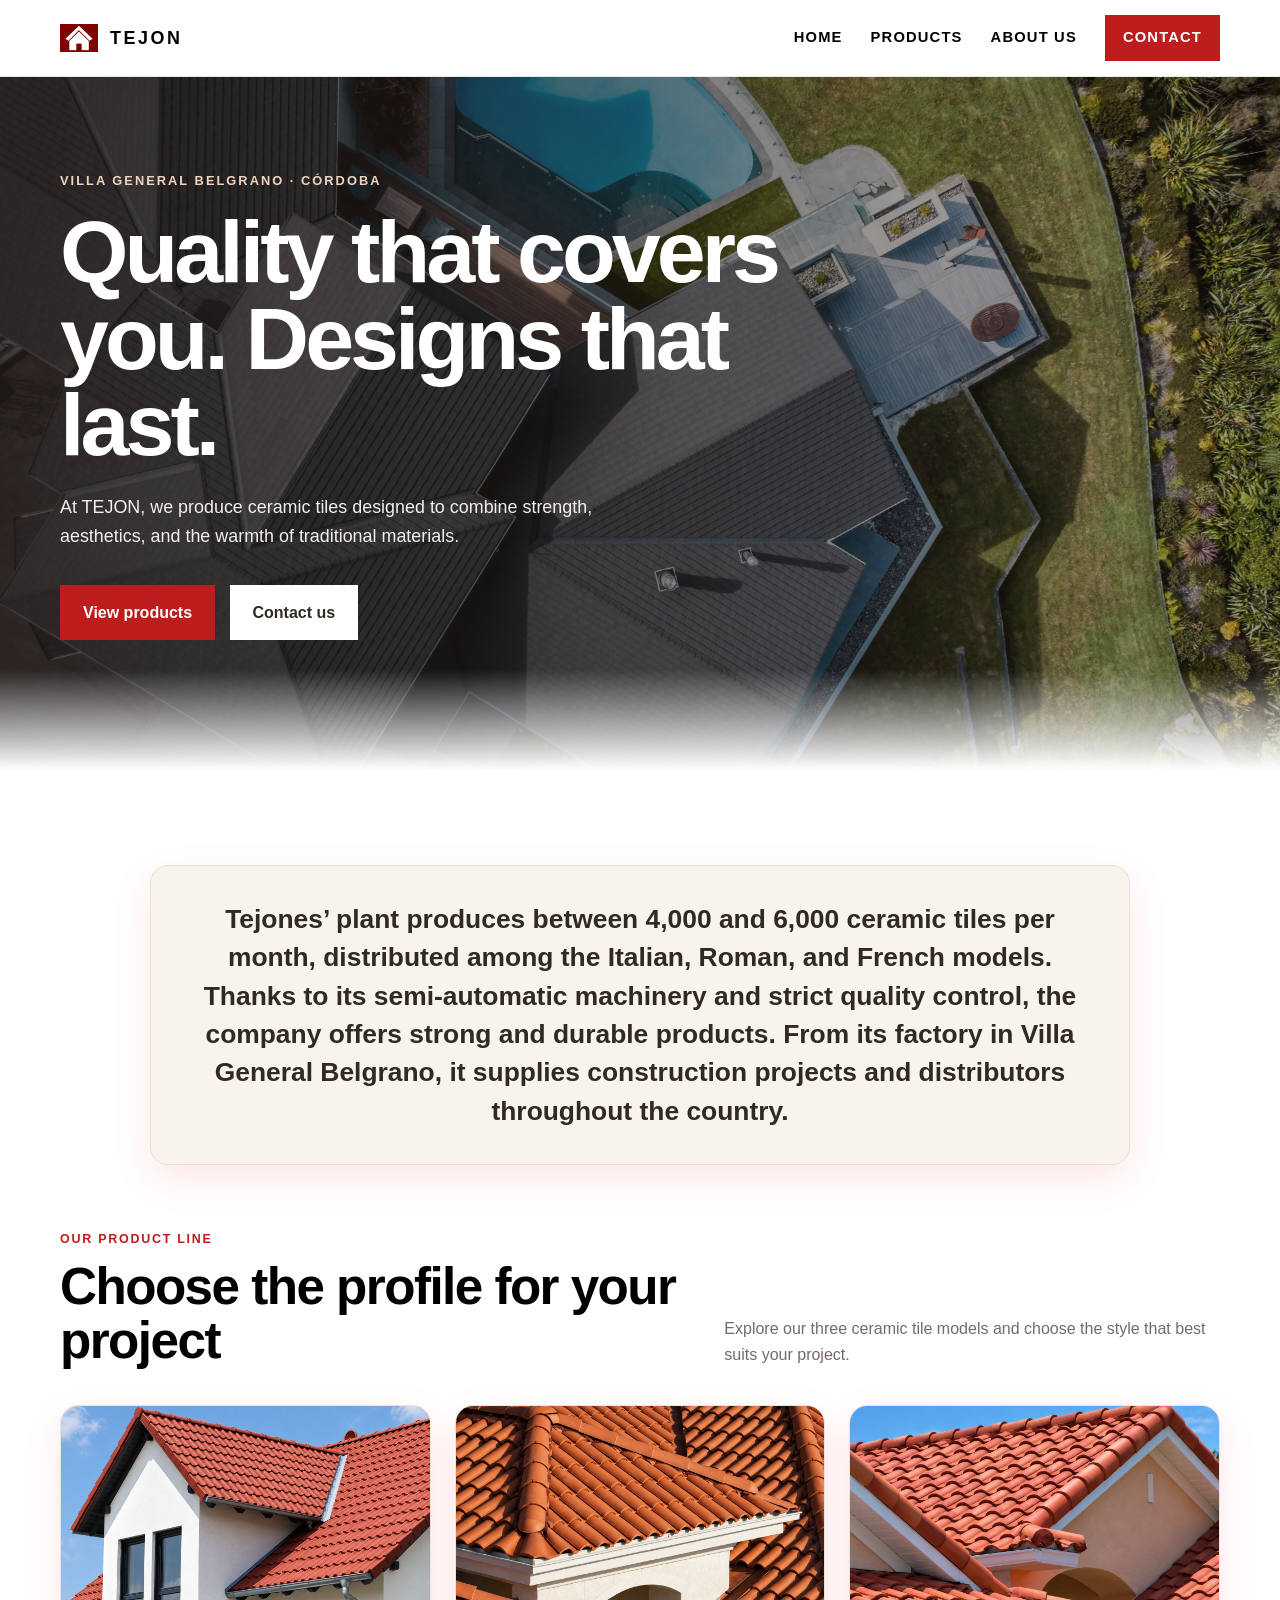
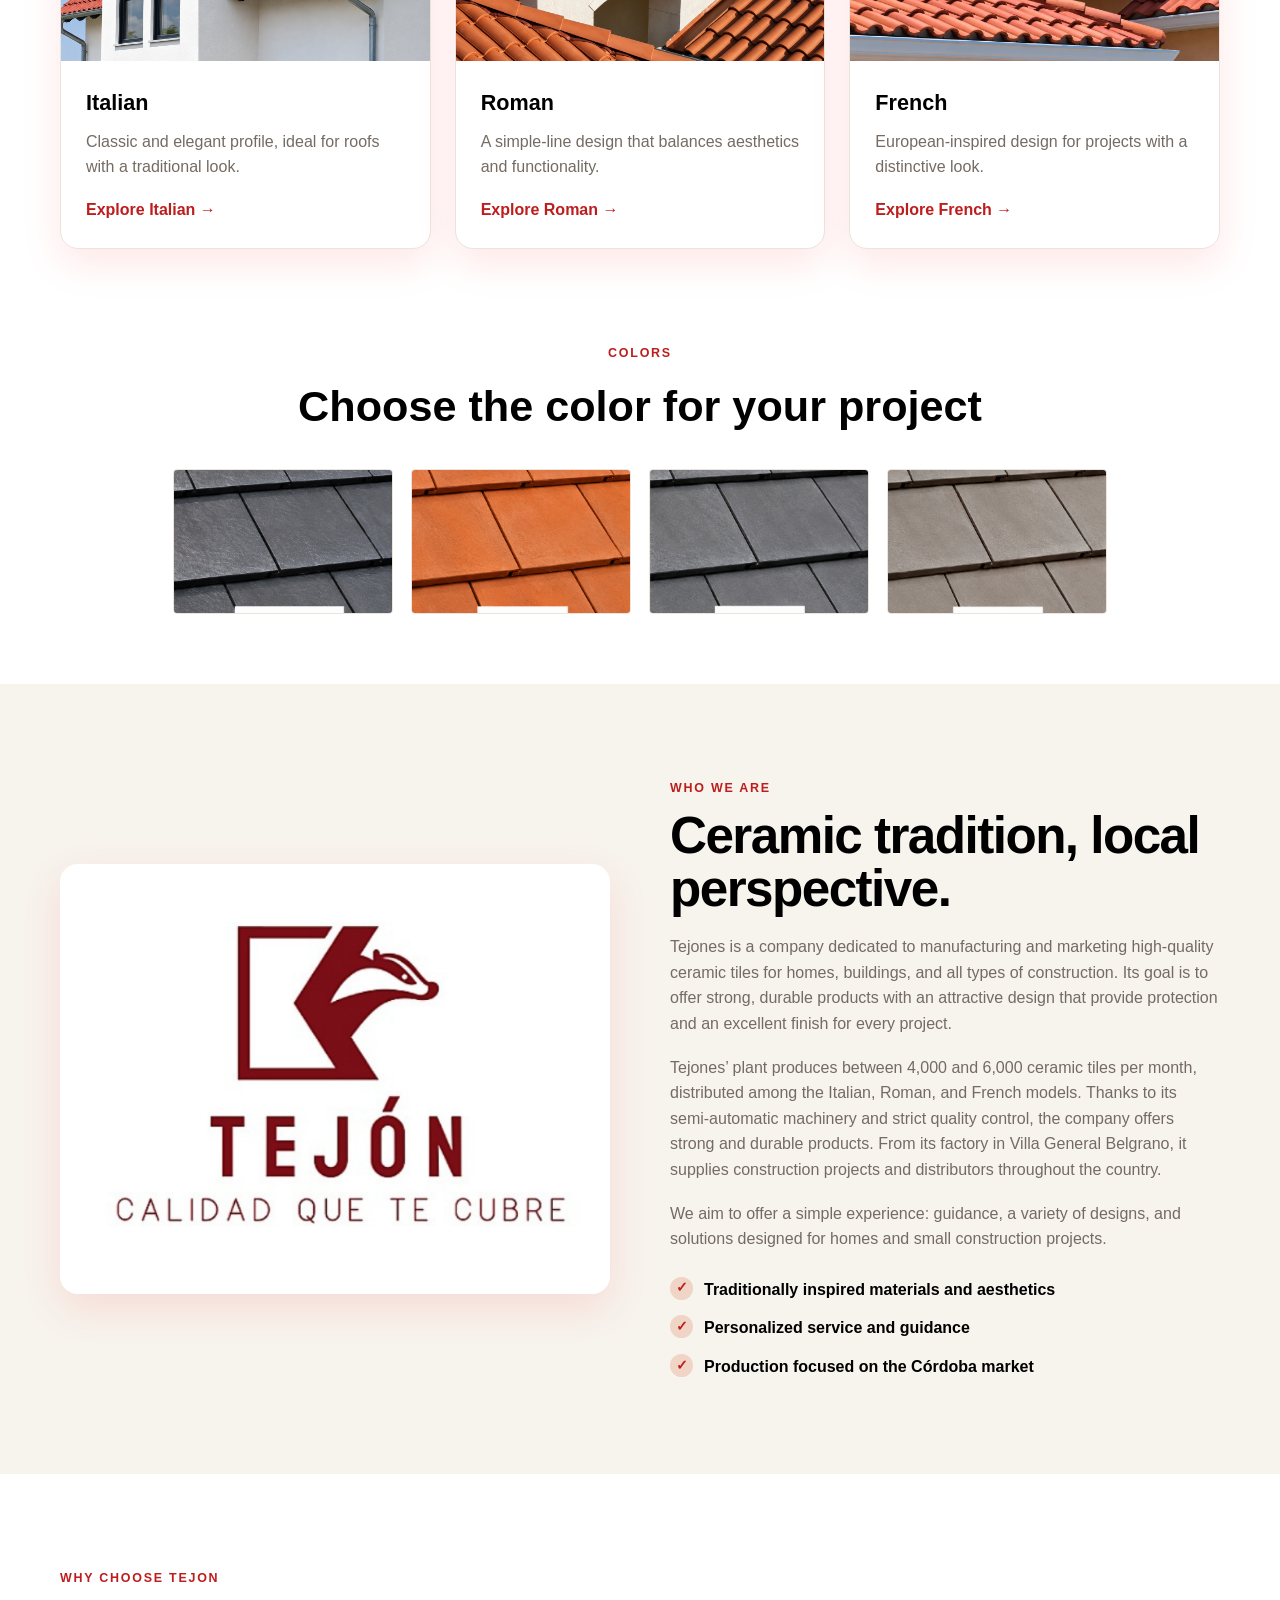
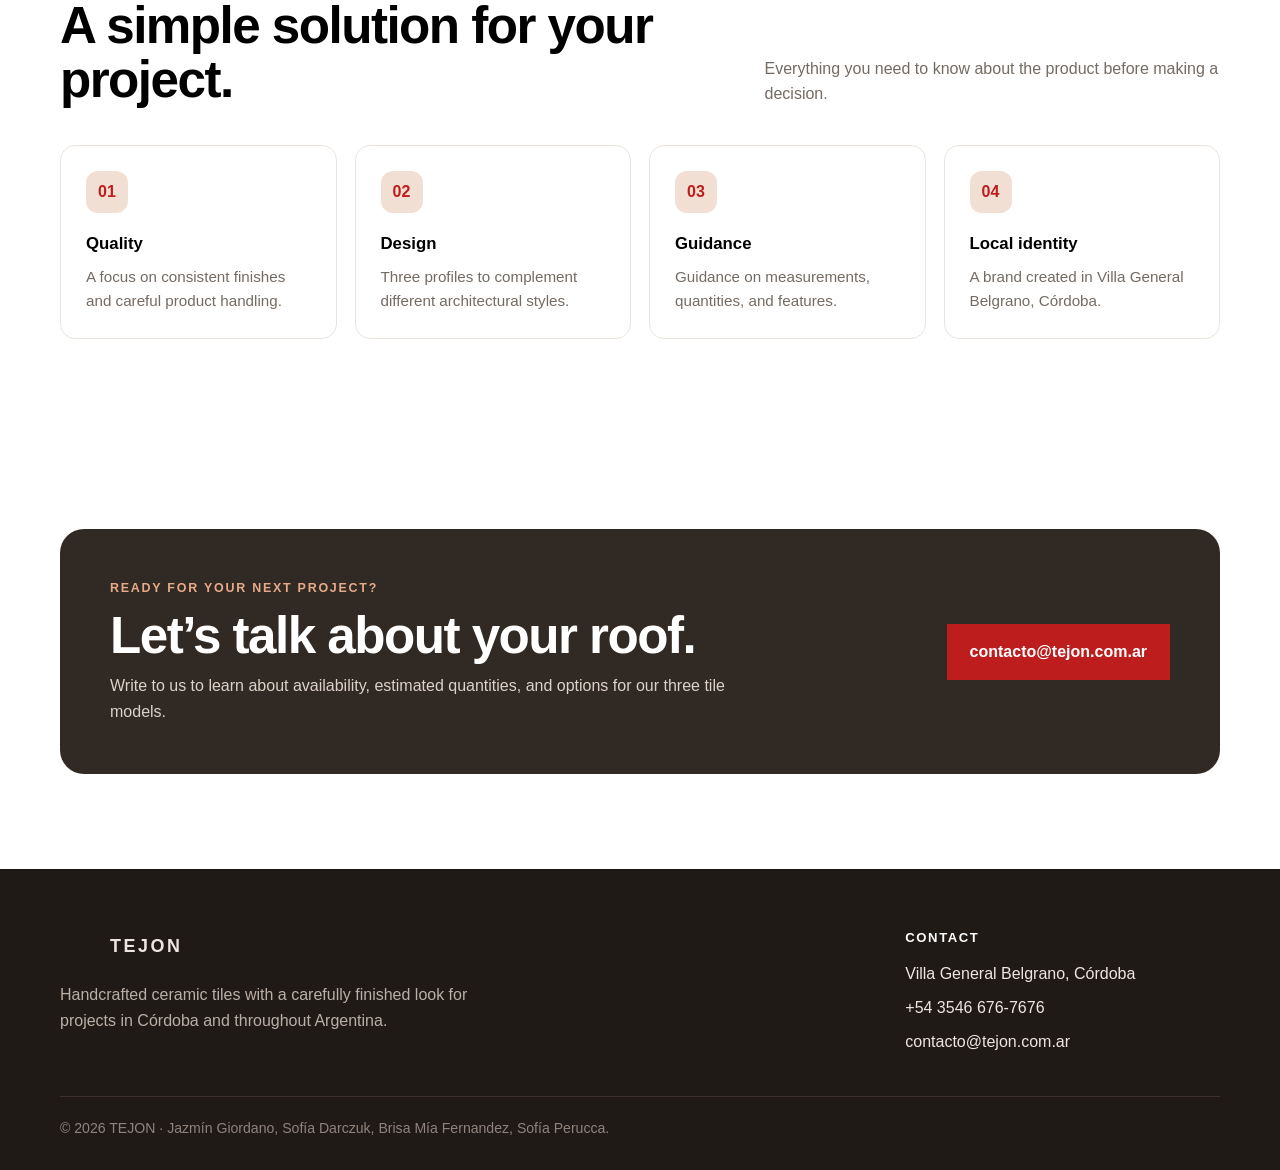
<file: index.html>
<!DOCTYPE html>
<html lang="en">
<head>
  <meta charset="UTF-8">
  <meta name="viewport" content="width=device-width, initial-scale=1.0">
  <title>TEJON | Ceramic Tiles</title>
  <meta name="description" content="TEJON, a fictional ceramic tile company located in Villa General Belgrano, Córdoba.">
  <link rel="stylesheet" href="styles.css">
</head>
<body>

<header class="site-header">
  <div class="container navbar">
    <a href="index.html" class="brand" aria-label="TEJON home">
      <img class="brand-mark" src="assets/casa.png" alt="">
      <span class="brand-name">TEJON</span>
    </a>
    <button class="menu-toggle" aria-label="Open menu" aria-expanded="false">☰</button>
    <nav class="nav-links">
      <a href="index.html">Home</a>
      <a href="index.html#productos">Products</a>
      <a href="index.html#nosotros">About Us</a>
      <a href="index.html#contacto" class="nav-cta">Contact</a>
    </nav>
  </div>
</header>


<main>
  <section class="hero">
    <div class="container hero-content">
      <span class="eyebrow">Villa General Belgrano · Córdoba</span>
      <h1>Quality that covers you. Designs that last.</h1>
      <p>At TEJON, we produce ceramic tiles designed to combine strength, aesthetics, and the warmth of traditional materials.</p>
      <a class="btn btn-primary" href="#productos">View products</a>
      <a class="btn btn-light" href="#contacto">Contact us</a>
    </div>
  </section>

  <section class="section" id="productos">
    <div class="container">
      <div class="production-highlight">
        <p>Tejones’ plant produces between 4,000 and 6,000 ceramic tiles per month, distributed among the Italian, Roman, and French models. Thanks to its semi-automatic machinery and strict quality control, the company offers strong and durable products. From its factory in Villa General Belgrano, it supplies construction projects and distributors throughout the country.</p>
      </div>
  
      <div class="section-head">
        <div>
          <div class="section-kicker">Our Product Line</div>
          <h2>Choose the profile for your project</h2>
        </div>
        <p>Explore our three ceramic tile models and choose the style that best suits your project.</p>
      </div>

      <div class="products-grid">
        <a class="product-card" href="italiana.html">
          <div class="product-image"><img src="assets/italiana.png" alt="Illustration of Italian ceramic tile"></div>
          <div class="product-body">
            <h3>Italian</h3>
            <p>Classic and elegant profile, ideal for roofs with a traditional look.</p>
            <span class="product-link">Explore Italian →</span>
          </div>
        </a>

        <a class="product-card" href="romana.html">
          <div class="product-image"><img src="assets/romana.png" alt="Illustration of Roman ceramic tile"></div>
          <div class="product-body">
            <h3>Roman</h3>
            <p>A simple-line design that balances aesthetics and functionality.</p>
            <span class="product-link">Explore Roman →</span>
          </div>
        </a>

        <a class="product-card" href="francesa.html">
          <div class="product-image"><img src="assets/frances.png" alt="Illustration of French ceramic tile"></div>
          <div class="product-body">
            <h3>French</h3>
            <p>European-inspired design for projects with a distinctive look.</p>
            <span class="product-link">Explore French →</span>
          </div>
        </a>
      </div>
    </div>
  </section>

    <div class="colors-section">
        <div class="colors-heading">
          <div class="section-kicker">COLORS</div>
          <h2>Choose the color for your project</h2>
        </div>
        <div class="colors-grid">
          <div class="color-card"><img src="assets/Pizarratx.png" alt="Tile color 1"></div>
          <div class="color-card"><img src="assets/Roja.png" alt="Tile color 2"></div>
          <div class="color-card"><img src="assets/Pizarra.png" alt="Tile color 3"></div>
          <div class="color-card"><img src="assets/Grafito.png" alt="Tile color 4"></div>
        </div>
      </div>

  <section class="section section-soft" id="nosotros">
    <div class="container split">
      <div class="split-visual" aria-hidden="true"></div>
      <div class="split-copy">
        <div class="section-kicker">Who We Are</div>
        <h2>Ceramic tradition, local perspective.</h2>
        <p>Tejones is a company dedicated to manufacturing and marketing high-quality ceramic tiles for homes, buildings, and all types of construction. Its goal is to offer strong, durable products with an attractive design that provide protection and an excellent finish for every project. </p>
         <p>Tejones’ plant produces between 4,000 and 6,000 ceramic tiles per month, distributed among the Italian, Roman, and French models. Thanks to its semi-automatic machinery and strict quality control, the company offers strong and durable products. From its factory in Villa General Belgrano, it supplies construction projects and distributors throughout the country.</p>
        <p>We aim to offer a simple experience: guidance, a variety of designs, and solutions designed for homes and small construction projects.</p>
        
        <div class="checks">
          <div class="check"><span>✓</span> Traditionally inspired materials and aesthetics</div>
          <div class="check"><span>✓</span> Personalized service and guidance</div>
          <div class="check"><span>✓</span> Production focused on the Córdoba market</div>
        </div>
      </div>
    </div>
  </section>

  <section class="section">
    <div class="container">
      <div class="section-head">
        <div>
          <div class="section-kicker">Why Choose TEJON</div>
          <h2>A simple solution for your project.</h2>
        </div>
        <p>Everything you need to know about the product before making a decision.</p>
      </div>
      <div class="features">
        <div class="feature">
          <div class="feature-icon">01</div>
          <h3>Quality</h3>
          <p>A focus on consistent finishes and careful product handling.</p>
        </div>
        <div class="feature">
          <div class="feature-icon">02</div>
          <h3>Design</h3>
          <p>Three profiles to complement different architectural styles.</p>
        </div>
        <div class="feature">
          <div class="feature-icon">03</div>
          <h3>Guidance</h3>
          <p>Guidance on measurements, quantities, and features.</p>
        </div>
        <div class="feature">
          <div class="feature-icon">04</div>
          <h3>Local identity</h3>
          <p>A brand created in Villa General Belgrano, Córdoba.</p>
        </div>
      </div>
    </div>
  </section>

  <section class="section" id="contacto">
    <div class="container">
      <div class="contact-box">
        <div>
          <div class="section-kicker" style="color:#e6aa89">Ready for your next project?</div>
          <h2>Let’s talk about your roof.</h2>
          <p>Write to us to learn about availability, estimated quantities, and options for our three tile models.</p>
        </div>
        <a class="btn btn-primary" href="mailto:contacto@tejon.com.ar">contacto@tejon.com.ar</a>
      </div>
    </div>
  </section>
</main>


<footer>
  <div class="container">
    <div class="footer-grid">
      <div>
        <div class="brand footer-brand">
          <span class="brand-mark" aria-hidden="true"></span>
          <span class="brand-name">TEJON</span>
        </div>
        <p>Handcrafted ceramic tiles with a carefully finished look for projects in Córdoba and throughout Argentina.</p>
      </div>
      <div>
      </div>
      <div>
        <div class="footer-title">Contact</div>
        <div class="footer-links">
          <span>Villa General Belgrano, Córdoba</span>
          <span>+54 3546 676-7676</span>
          <span>contacto@tejon.com.ar</span>
        </div>
      </div>
    </div>
    <div class="copyright">© 2026 TEJON · Jazmín Giordano, Sofía Darczuk, Brisa Mía Fernandez, Sofía Perucca.</div>
  </div>
</footer>

<script src="script.js"></script>
</body>
</html>
</file>
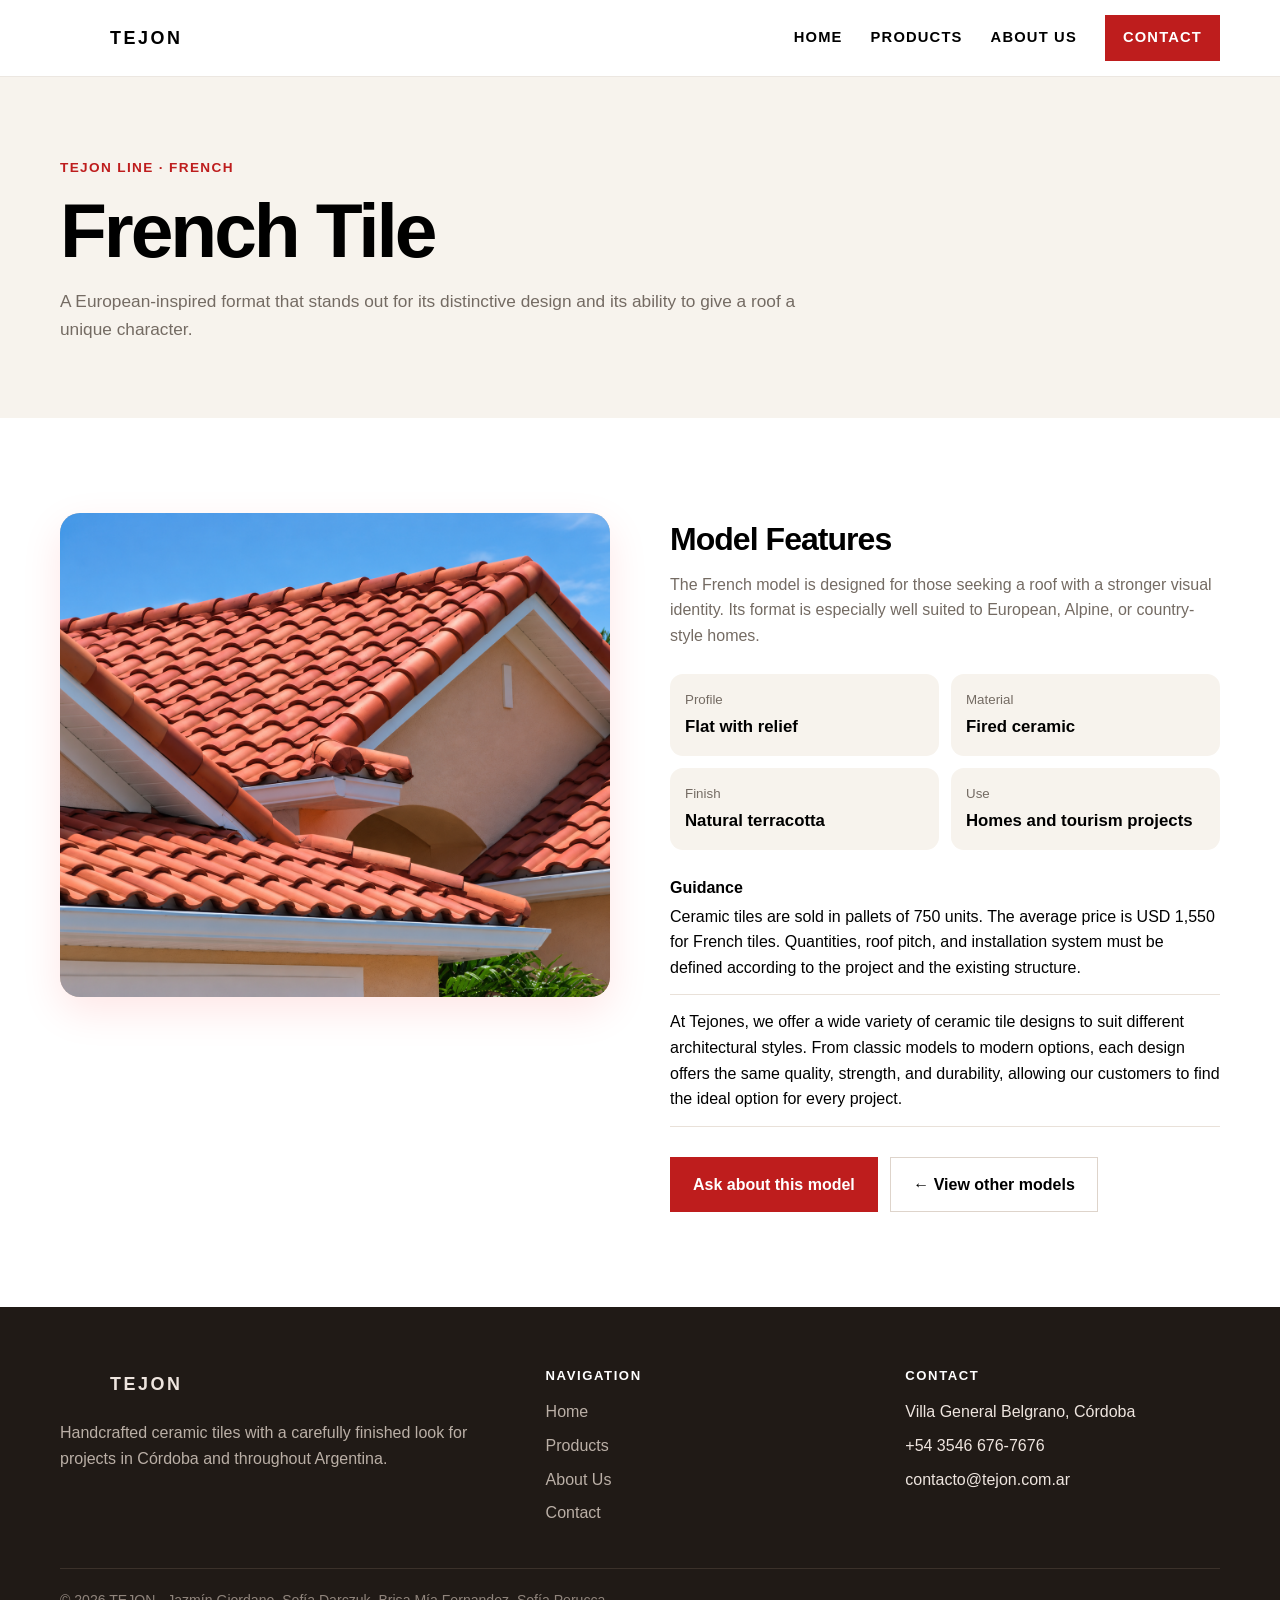
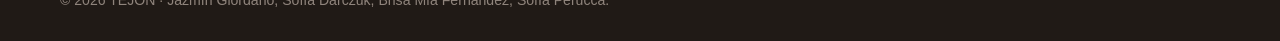
<file: francesa.html>
<!DOCTYPE html>
<html lang="en">
<head>
  <meta charset="UTF-8">
  <meta name="viewport" content="width=device-width, initial-scale=1.0">
  <title>French Tile | TEJON</title>
  <link rel="stylesheet" href="styles.css">
</head>
<body>

<header class="site-header">
  <div class="container navbar">
    <a href="index.html" class="brand" aria-label="TEJON home">
      <span class="brand-mark" aria-hidden="true"></span>
      <span class="brand-name">TEJON</span>
    </a>
    <button class="menu-toggle" aria-label="Open menu" aria-expanded="false">☰</button>
    <nav class="nav-links">
      <a href="index.html">Home</a>
      <a href="index.html#productos">Products</a>
      <a href="index.html#nosotros">About Us</a>
      <a href="index.html#contacto" class="nav-cta">Contact</a>
    </nav>
  </div>
</header>


<main>
  <section class="page-hero">
    <div class="container">
      <div class="breadcrumb">TEJON Line · French</div>
      <h1>French Tile</h1>
      <p>A European-inspired format that stands out for its distinctive design and its ability to give a roof a unique character.</p>
    </div>
  </section>

  <section class="section">
    <div class="container detail-grid">
      <div class="detail-image">
        <img src="assets/frances.png" alt="Illustration of French Tile">
      </div>
      <div class="detail-copy">
        <h2>Model Features</h2>
        <p>The French model is designed for those seeking a roof with a stronger visual identity. Its format is especially well suited to European, Alpine, or country-style homes.</p>

        <div class="specs">
          <div class="spec"><small>Profile</small><strong>Flat with relief</strong></div><div class="spec"><small>Material</small><strong>Fired ceramic</strong></div><div class="spec"><small>Finish</small><strong>Natural terracotta</strong></div><div class="spec"><small>Use</small><strong>Homes and tourism projects</strong></div>
        </div>
       <div class="info-list">
        
          <div>
            <b>Guidance</b>
            <span>Ceramic tiles are sold in pallets of 750 units. The average price is USD 1,550 for French tiles. Quantities, roof pitch, and installation system must be defined according to the project and the existing structure.</span>
          </div>
  <div>
            <span>At Tejones, we offer a wide variety of ceramic tile designs to suit different architectural styles. From classic models to modern options, each design offers the same quality, strength, and durability, allowing our customers to find the ideal option for every project.</span>
          </div>
        </div>

        <div style="margin-top:30px">
          <a class="btn btn-primary" href="index.html#contacto">Ask about this model</a>
          <a class="btn" style="border:1px solid #ded4cb;margin-left:8px" href="index.html#productos">← View other models</a>
        </div>
      </div>
    </div>
  </section>


<footer>
  <div class="container">
    <div class="footer-grid">
      <div>
        <div class="brand footer-brand">
          <span class="brand-mark" aria-hidden="true"></span>
          <span class="brand-name">TEJON</span>
        </div>
        <p>Handcrafted ceramic tiles with a carefully finished look for projects in Córdoba and throughout Argentina.</p>
      </div>
      <div>
        <div class="footer-title">Navigation</div>
        <div class="footer-links">
          <a href="index.html">Home</a>
          <a href="index.html#productos">Products</a>
          <a href="index.html#nosotros">About Us</a>
          <a href="index.html#contacto">Contact</a>
        </div>
      </div>
      <div>
        <div class="footer-title">Contact</div>
        <div class="footer-links">
          <span>Villa General Belgrano, Córdoba</span>
          <span>+54 3546 676-7676</span>
          <span>contacto@tejon.com.ar</span>
        </div>
      </div>
    </div>
    <div class="copyright">© 2026 TEJON · Jazmín Giordano, Sofía Darczuk, Brisa Mía Fernandez, Sofía Perucca.</div>
  </div>
</footer>

<script src="script.js"></script>
</body>
</html>
</file>
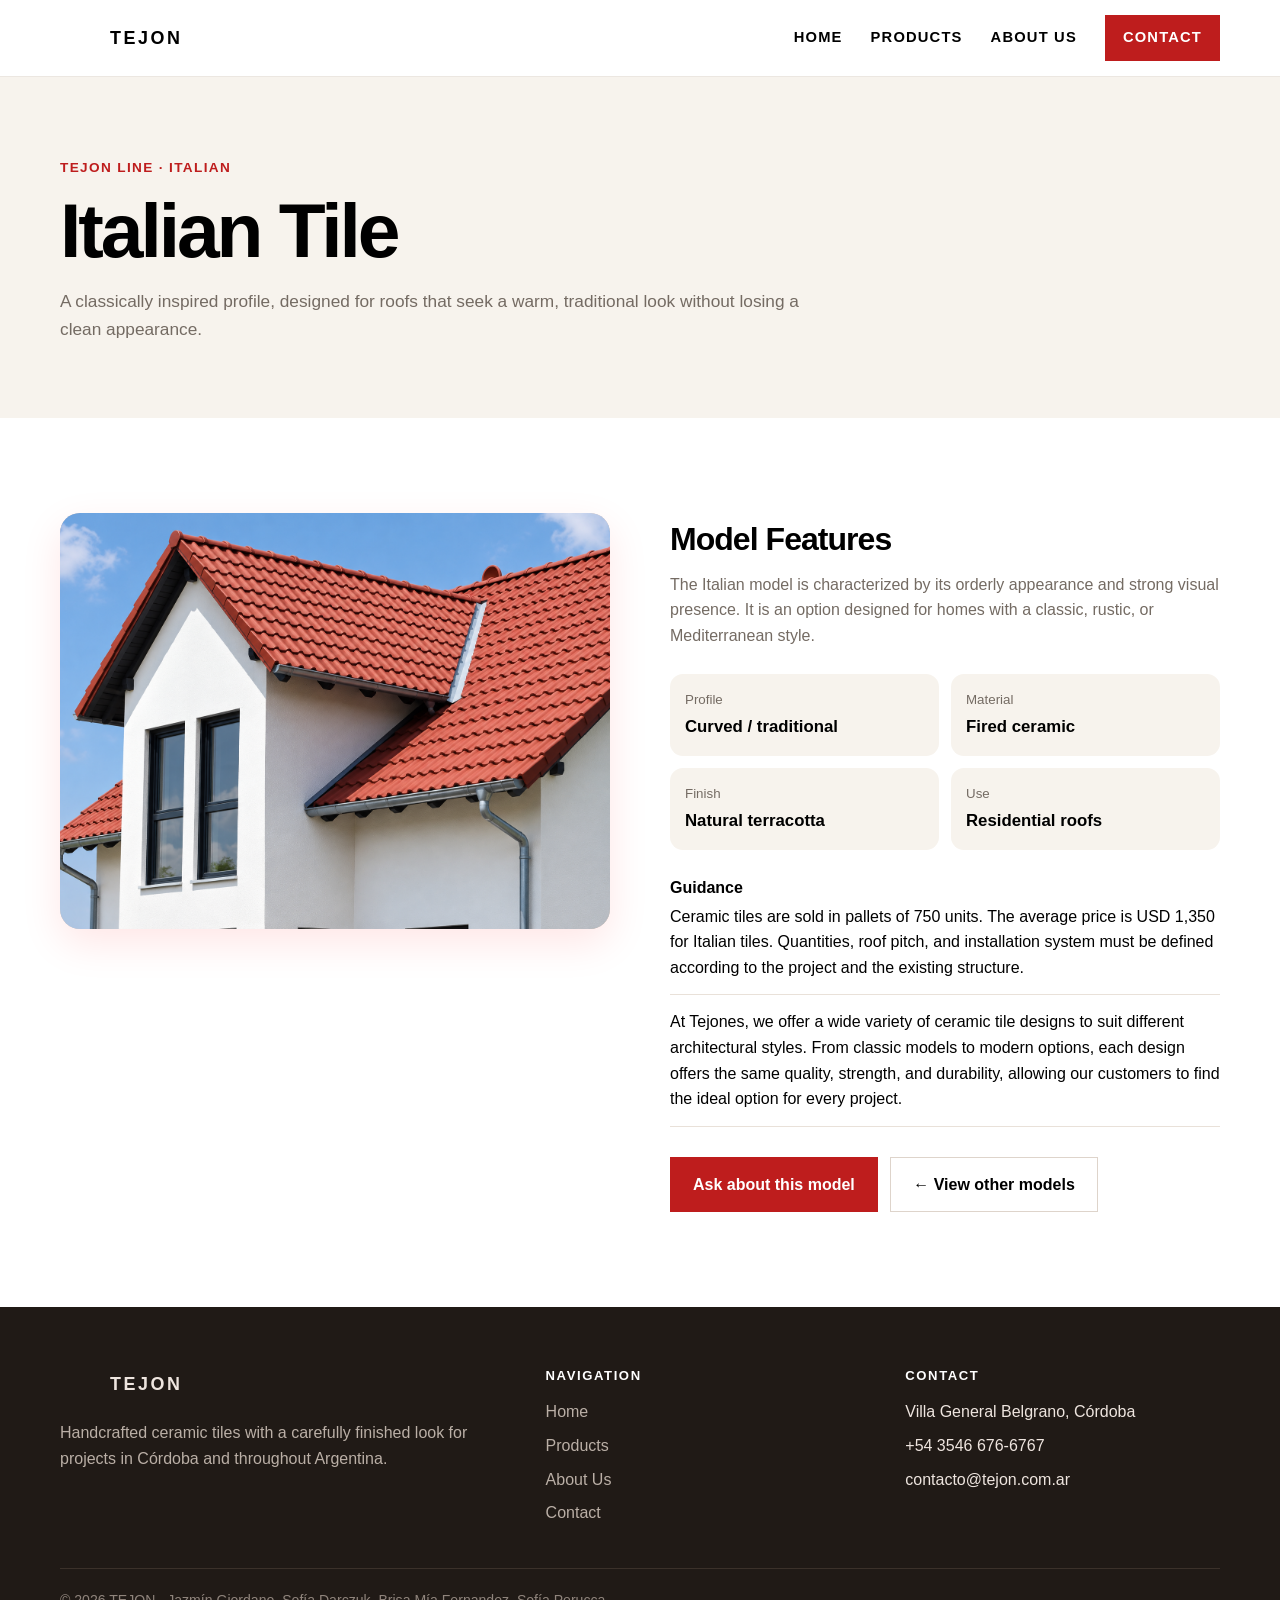
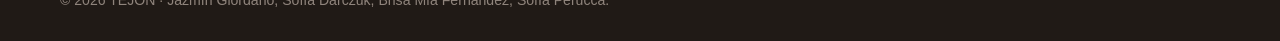
<file: italiana.html>
<!DOCTYPE html>
<html lang="en">
<head>
  <meta charset="UTF-8">
  <meta name="viewport" content="width=device-width, initial-scale=1.0">
  <title>Italian Tile | TEJON</title>
  <link rel="stylesheet" href="styles.css">
</head>
<body>

<header class="site-header">
  <div class="container navbar">
    <a href="index.html" class="brand" aria-label="TEJON home">
      <span class="brand-mark" aria-hidden="true"></span>
      <span class="brand-name">TEJON</span>
    </a>
    <button class="menu-toggle" aria-label="Open menu" aria-expanded="false">☰</button>
    <nav class="nav-links">
      <a href="index.html">Home</a>
      <a href="index.html#productos">Products</a>
      <a href="index.html#nosotros">About Us</a>
      <a href="index.html#contacto" class="nav-cta">Contact</a>
    </nav>
  </div>
</header>


<main>
  <section class="page-hero">
    <div class="container">
      <div class="breadcrumb">TEJON Line · Italian</div>
      <h1>Italian Tile</h1>
      <p>A classically inspired profile, designed for roofs that seek a warm, traditional look without losing a clean appearance.</p>
    </div>
  </section>

  <section class="section">
    <div class="container detail-grid">
      <div class="detail-image">
        <img src="assets/italiana.png" alt="Illustration of Italian Tile">
      </div>
      <div class="detail-copy">
        <h2>Model Features</h2>
        <p>The Italian model is characterized by its orderly appearance and strong visual presence. It is an option designed for homes with a classic, rustic, or Mediterranean style.</p>

        <div class="specs">
          <div class="spec"><small>Profile</small><strong>Curved / traditional</strong></div><div class="spec"><small>Material</small><strong>Fired ceramic</strong></div><div class="spec"><small>Finish</small><strong>Natural terracotta</strong></div><div class="spec"><small>Use</small><strong>Residential roofs</strong></div>
        </div>

        <div class="info-list">
        
          <div>
            <b>Guidance</b>
            <span>Ceramic tiles are sold in pallets of 750 units. The average price is USD 1,350 for Italian tiles. Quantities, roof pitch, and installation system must be defined according to the project and the existing structure.</span>
          </div>
  <div>
            <span>At Tejones, we offer a wide variety of ceramic tile designs to suit different architectural styles. From classic models to modern options, each design offers the same quality, strength, and durability, allowing our customers to find the ideal option for every project.</span>
          </div>
        </div>

        <div style="margin-top:30px">
          <a class="btn btn-primary" href="index.html#contacto">Ask about this model</a>
          <a class="btn" style="border:1px solid #ded4cb;margin-left:8px" href="index.html#productos">← View other models</a>
        </div>
      </div>
    </div>
  </section>


<footer>
  <div class="container">
    <div class="footer-grid">
      <div>
        <div class="brand footer-brand">
          <span class="brand-mark" aria-hidden="true"></span>
          <span class="brand-name">TEJON</span>
        </div>
        <p>Handcrafted ceramic tiles with a carefully finished look for projects in Córdoba and throughout Argentina.</p>
      </div>
      <div>
        <div class="footer-title">Navigation</div>
        <div class="footer-links">
          <a href="index.html">Home</a>
          <a href="index.html#productos">Products</a>
          <a href="index.html#nosotros">About Us</a>
          <a href="index.html#contacto">Contact</a>
        </div>
      </div>
      <div>
        <div class="footer-title">Contact</div>
        <div class="footer-links">
          <span>Villa General Belgrano, Córdoba</span>
          <span>+54 3546 676-6767</span>
          <span>contacto@tejon.com.ar</span>
        </div>
      </div>
    </div>
    <div class="copyright">© 2026 TEJON · Jazmín Giordano, Sofía Darczuk, Brisa Mía Fernandez, Sofía Perucca.</div>
  </div>
</footer>

<script src="script.js"></script>
</body>
</html>
</file>
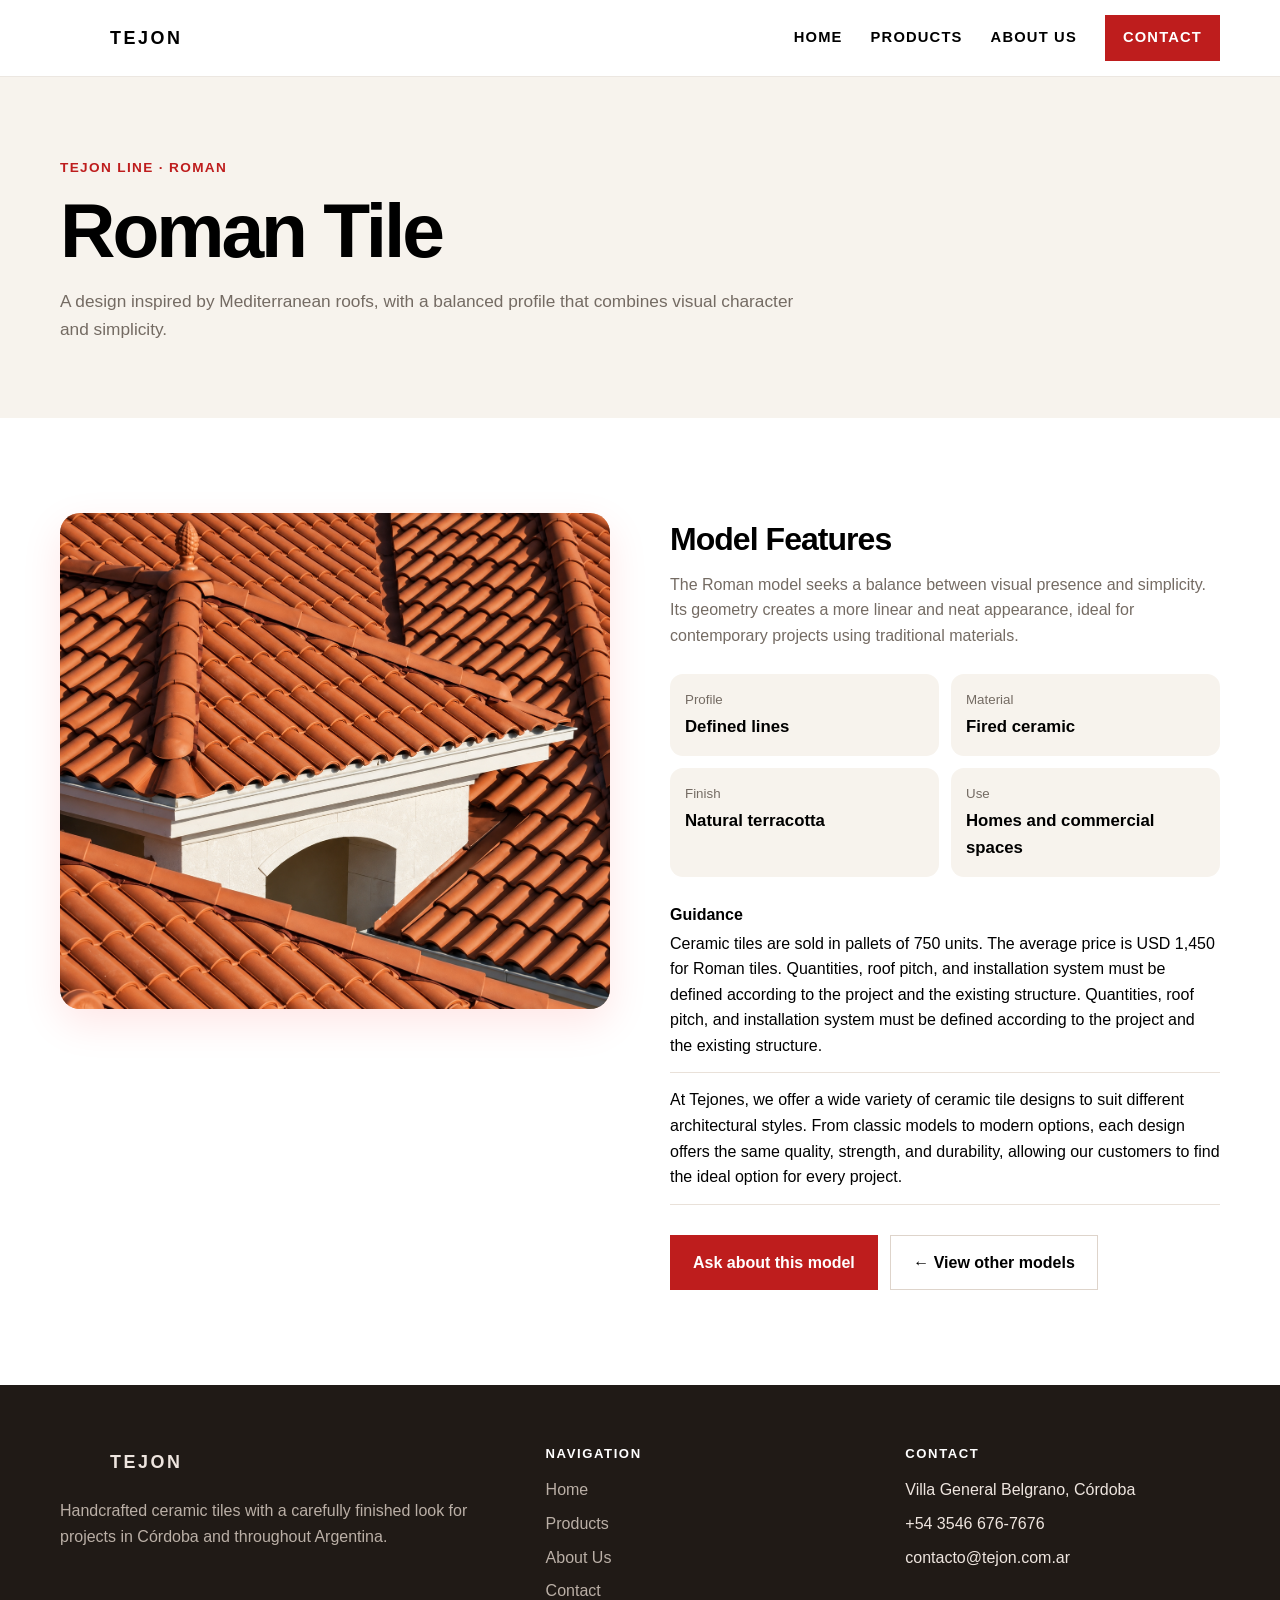
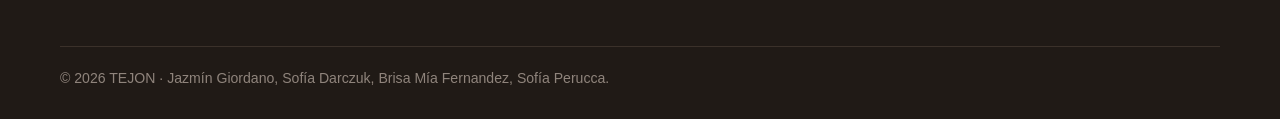
<file: romana.html>
<!DOCTYPE html>
<html lang="en">
<head>
  <meta charset="UTF-8">
  <meta name="viewport" content="width=device-width, initial-scale=1.0">
  <title>Roman Tile | TEJON</title>
  <link rel="stylesheet" href="styles.css">
</head>
<body>

<header class="site-header">
  <div class="container navbar">
    <a href="index.html" class="brand" aria-label="TEJON home">
      <span class="brand-mark" aria-hidden="true"></span>
      <span class="brand-name">TEJON</span>
    </a>
    <button class="menu-toggle" aria-label="Open menu" aria-expanded="false">☰</button>
    <nav class="nav-links">
      <a href="index.html">Home</a>
      <a href="index.html#productos">Products</a>
      <a href="index.html#nosotros">About Us</a>
      <a href="index.html#contacto" class="nav-cta">Contact</a>
    </nav>
  </div>
</header>


<main>
  <section class="page-hero">
    <div class="container">
      <div class="breadcrumb">TEJON Line · Roman</div>
      <h1>Roman Tile</h1>
      <p>A design inspired by Mediterranean roofs, with a balanced profile that combines visual character and simplicity.</p>
    </div>
  </section>

  <section class="section">
    <div class="container detail-grid">
      <div class="detail-image">
        <img src="assets/romana.png" alt="Illustration of Roman Tile">
      </div>
      <div class="detail-copy">
        <h2>Model Features</h2>
        <p>The Roman model seeks a balance between visual presence and simplicity. Its geometry creates a more linear and neat appearance, ideal for contemporary projects using traditional materials.</p>

        <div class="specs">
          <div class="spec"><small>Profile</small><strong>Defined lines</strong></div><div class="spec"><small>Material</small><strong>Fired ceramic</strong></div><div class="spec"><small>Finish</small><strong>Natural terracotta</strong></div><div class="spec"><small>Use</small><strong>Homes and commercial spaces</strong></div>
        </div>

        <div class="info-list">
          <div>
            <b>Guidance</b>
            <span>Ceramic tiles are sold in pallets of 750 units. The average price is USD 1,450 for Roman tiles. Quantities, roof pitch, and installation system must be defined according to the project and the existing structure. Quantities, roof pitch, and installation system must be defined according to the project and the existing structure.</span>
          </div>
           <div>
            <span>At Tejones, we offer a wide variety of ceramic tile designs to suit different architectural styles. From classic models to modern options, each design offers the same quality, strength, and durability, allowing our customers to find the ideal option for every project.</span>
          </div>
        </div>
        <div style="margin-top:30px">
          <a class="btn btn-primary" href="index.html#contacto">Ask about this model</a>
          <a class="btn" style="border:1px solid #ded4cb;margin-left:8px" href="index.html#productos">← View other models</a>
        </div>
    </div>
  </section>


<footer>
  <div class="container">
    <div class="footer-grid">
      <div>
        <div class="brand footer-brand">
          <span class="brand-mark" aria-hidden="true"></span>
          <span class="brand-name">TEJON</span>
        </div>
        <p>Handcrafted ceramic tiles with a carefully finished look for projects in Córdoba and throughout Argentina.</p>
      </div>
      <div>
        <div class="footer-title">Navigation</div>
        <div class="footer-links">
          <a href="index.html">Home</a>
          <a href="index.html#productos">Products</a>
          <a href="index.html#nosotros">About Us</a>
          <a href="index.html#contacto">Contact</a>
        </div>
      </div>
      <div>
        <div class="footer-title">Contact</div>
        <div class="footer-links">
          <span>Villa General Belgrano, Córdoba</span>
          <span>+54 3546 676-7676</span>
          <span>contacto@tejon.com.ar</span>
        </div>
      </div>
    </div>
    <div class="copyright">© 2026 TEJON · Jazmín Giordano, Sofía Darczuk, Brisa Mía Fernandez, Sofía Perucca.</div>
  </div>
</footer>

<script src="script.js"></script>
</body>
</html>
</file>
<file: styles.css>
:root{
  --terracotta:#be1d1d;
  --terracotta-dark:#be1d1d;
  --cream:#f7f3ed;
  --sand:#e7dccd;
  --brown:#312923;
  --muted:#746b63;
  --white:#ffffff;
  --shadow:0 14px 40px rgba(255, 10, 10, 0.1);
  --radius:18px;
}

*{box-sizing:border-box;margin:0;padding:0}
html{scroll-behavior:smooth}
body{
  font-family:Arial, Helvetica, sans-serif;
  background:var(--white);
  line-height:1.6;
}
a{text-decoration:none;color:inherit}
img{max-width:100%;display:block}

.container{width:min(1160px,92%);margin:auto}

.site-header{
  position:sticky;
  top:0;
  z-index:50;
  background:rgba(255,255,255,.96);
  border-bottom:1px solid #ece7e1;
  backdrop-filter:blur(10px);
}
.navbar{
  min-height:76px;
  display:flex;
  align-items:center;
  justify-content:space-between;
  gap:25px;
}
.brand{
  display:flex;
  align-items:center;
  gap:12px;
  font-weight:900;
  letter-spacing:.16em;
}
.brand-mark{
  width:38px;height:38px;
  object-fit:contain;
}
.brand-name{font-size:1.12rem}
.nav-links{display:flex;align-items:center;gap:28px}
.nav-links a{
  font-size:.92rem;font-weight:700;letter-spacing:.08em;
  text-transform:uppercase;position:relative;
}
.nav-links a::after{
  content:"";position:absolute;left:0;bottom:-8px;width:0;height:2px;
  background:var(--terracotta);transition:.25s;
}
.nav-links a:hover::after,.nav-links a.active::after{width:100%}
.nav-cta{
  padding:11px 18px;
  color:var(--white)!important;background:var(--terracotta);
}
.nav-cta::after{display:none!important}
.menu-toggle{
  display:none;border:0;background:none;font-size:1.7rem;cursor:pointer;color:var(--brown);
}
.hero{
  min-height:680px;
  display:flex;align-items:center;
  position:relative;overflow:hidden;
  background:
    linear-gradient(90deg,rgba(35,27,22,.80),rgba(35,27,22,.30)),
    url("assets/fondo.webp") center/cover no-repeat;
}
.hero::after{
  content:"";position:absolute;inset:auto 0 0 0;height:100px;
  background:linear-gradient(transparent,var(--white));
}
.hero-content{position:relative;z-index:2;color:var(--white);padding:90px 0 130px}
.eyebrow{
  display:inline-block;text-transform:uppercase;letter-spacing:.16em;
  font-size:.8rem;font-weight:800;margin-bottom:18px;color:#f2d3bf;
}
.hero h1{
  max-width:750px;font-size:clamp(3rem,7vw,5.5rem);
  line-height:.98;letter-spacing:-.045em;margin-bottom:25px;
}
.hero p{
  max-width:620px;font-size:1.12rem;color:#f4efeb;margin-bottom:34px;
}
.btn{
  display:inline-flex;align-items:center;justify-content:center;
  padding:14px 22px;font-weight:800;
  transition:.2s;border:1px solid transparent;
}
.btn-primary{background:var(--terracotta);color:var(--white)}
.btn-primary:hover{transform:translateY(-2px);background:#881e1e}
.btn-light{background:var(--white);color:var(--brown);margin-left:10px}
.btn-light:hover{transform:translateY(-2px)}

.section{padding:95px 0}
.section-soft{background:var(--cream)}
.production-highlight{
  max-width:980px;margin:0 auto 65px;padding:34px 42px;
  text-align:center;background:var(--cream);border:1px solid #e9e1d9;
  border-radius:var(--radius);box-shadow:var(--shadow);
}
.production-highlight p{font-size:clamp(1.2rem,2.2vw,1.65rem);line-height:1.45;font-weight:700;color:var(--brown)}
.colors-section{margin:0 auto 70px}
.colors-heading{text-align:center;margin-bottom:28px}
.colors-heading h2{font-size:clamp(1.8rem,3.5vw,2.7rem);margin-top:8px}
.colors-grid{display:flex;gap:18px;justify-content:center}
.color-card{
  flex:1;max-width:220px;height:145px;overflow:hidden;
  border-radius:4px;background:var(--cream);border:1px solid #ebe4dc;
}
.color-card img{width:100%;height:100%;object-fit:cover}
.section-head{display:flex;justify-content:space-between;align-items:end;gap:25px;margin-bottom:38px}
.section-kicker{
  color:var(--terracotta);font-weight:900;letter-spacing:.14em;
  text-transform:uppercase;font-size:.78rem;
}
.section h2{
  font-size:clamp(2rem,4vw,3.25rem);line-height:1.05;
  margin-top:10px;letter-spacing:-.03em;
}
.section-head p{max-width:500px;color:var(--muted)}

.products-grid{
  display:flex;gap:24px;align-items:stretch;
}
.product-card{
  flex:1;background:var(--white);border:1px solid #ebe4dc;
  border-radius:var(--radius);overflow:hidden;box-shadow:var(--shadow);
  transition:.25s;
}
.product-card:hover{transform:translateY(-7px)}
.product-image{height:255px;overflow:hidden;background:#d9b7a4}
.product-image img{width:100%;height:100%;object-fit:cover;transition:.35s}
.product-card:hover .product-image img{transform:scale(1.04)}
.product-body{padding:25px}
.product-body h3{font-size:1.35rem;margin-bottom:8px}
.product-body p{color:var(--muted);margin-bottom:17px}
.product-link{
  font-weight:900;color:var(--terracotta);
  display:inline-flex;gap:7px;align-items:center;
}

.features{
  display:grid;grid-template-columns:repeat(4,1fr);gap:18px;
  margin-top:35px;
}
.feature{
  background:var(--white);border-radius:15px;padding:25px;
  border:1px solid #ebe4dc;
}
.feature-icon{
  width:42px;height:42px;border-radius:12px;
  display:grid;place-items:center;background:#f2dfd3;
  color:var(--terracotta);font-weight:900;margin-bottom:18px;
}
.feature h3{font-size:1.05rem;margin-bottom:7px}
.feature p{color:var(--muted);font-size:.95rem}

.split{
  display:grid;grid-template-columns:1fr 1fr;gap:60px;align-items:center;
}
.split-visual{
  min-height:430px;border-radius:var(--radius);overflow:hidden;
  background:url("assets/TEJONES.png") center/cover no-repeat;
  box-shadow:var(--shadow);
}
.split-copy p{color:var(--muted);margin:18px 0}
.checks{display:grid;gap:13px;margin-top:25px}
.check{
  display:flex;gap:11px;align-items:flex-start;font-weight:700;
}
.check span{
  width:23px;height:23px;border-radius:50%;background:#f0d4c5;
  color:var(--terracotta);display:grid;place-items:center;
  flex:none;font-size:.85rem;
}

.contact-box{
  background:var(--brown);color:var(--white);border-radius:24px;
  padding:50px;display:flex;justify-content:space-between;
  align-items:center;gap:35px;
}
.contact-box p{color:#ddd2c9;max-width:620px;margin-top:10px}

footer{background:#201a16;color:#eee5df;padding:58px 0 30px}
.footer-grid{display:grid;grid-template-columns:1.4fr 1fr 1fr;gap:45px}
.footer-brand{margin-bottom:17px}
footer p,footer a{color:#baaFA6}
.footer-title{font-weight:900;color:#fff;margin-bottom:13px;text-transform:uppercase;font-size:.82rem;letter-spacing:.12em}
.footer-links{display:grid;gap:8px}
.copyright{
  margin-top:42px;padding-top:20px;border-top:1px solid #3b312a;
  color:#8f847c;font-size:.88rem;
}

/* PRODUCT DETAIL */
.page-hero{
  background:var(--cream);
  padding:80px 0 75px;
}
.breadcrumb{
  color:var(--terracotta);font-weight:800;font-size:.85rem;
  text-transform:uppercase;letter-spacing:.1em;margin-bottom:14px;
}
.page-hero h1{font-size:clamp(2.8rem,6vw,5rem);line-height:.98;letter-spacing:-.04em}
.page-hero p{max-width:750px;color:var(--muted);font-size:1.08rem;margin-top:20px}

.detail-grid{
  display:grid;grid-template-columns:1fr 1fr;gap:60px;align-items:start;
}
.detail-image{
  position:sticky;top:110px;border-radius:20px;overflow:hidden;
  box-shadow:var(--shadow);background:#e2c5b3;
}
.detail-image img{width:100%;height:auto}
.detail-copy h2{font-size:2rem;margin-bottom:15px}
.detail-copy>p{color:var(--muted);margin-bottom:25px}
.specs{
  display:grid;grid-template-columns:1fr 1fr;gap:12px;margin:25px 0;
}
.spec{
  background:var(--cream);border-radius:13px;padding:15px;
}
.spec small{display:block;color:var(--muted);margin-bottom:4px}
.spec strong{font-size:1.05rem}
.info-list{display:grid;gap:14px}
.info-list div{padding-bottom:14px;border-bottom:1px solid #e9e1d9}
.info-list b{display:block;margin-bottom:3px}
.notice{
  background:#fff6ed;border-left:4px solid var(--terracotta);
  padding:18px 20px;border-radius:10px;color:#57473d;margin-top:24px;
  font-size:.95rem;
}

/* RESPONSIVE */
@media (max-width:900px){
  .nav-links{
    position:absolute;left:0;right:0;top:76px;background:white;
    display:none;flex-direction:column;align-items:flex-start;
    padding:18px 4%;box-shadow:0 16px 30px rgba(49,41,35,.08)
  }
  .nav-links.open{display:flex}
  .menu-toggle{display:block}
  .products-grid{flex-direction:column}
  .features{grid-template-columns:1fr 1fr}
  .split,.detail-grid{grid-template-columns:1fr;gap:35px}
  .detail-image{position:relative;top:0}
  .contact-box{flex-direction:column;align-items:flex-start}
  .footer-grid{grid-template-columns:1fr 1fr}
}
@media (max-width:600px){
  .navbar{min-height:68px}
  .nav-links{top:68px}
  .hero{min-height:630px}
  .hero-content{padding-top:70px}
  .hero h1{font-size:3.2rem}
  .btn{width:100%;margin:0 0 10px}
  .btn-light{margin-left:0}
  .section{padding:72px 0}
  .production-highlight{margin-bottom:48px;padding:26px 20px}
  .colors-grid{flex-wrap:wrap}
  .color-card{flex:0 1 calc(50% - 9px);max-width:none;height:125px}
  .section-head{display:block}
  .section-head p{margin-top:16px}
  .features,.specs,.footer-grid{grid-template-columns:1fr}
  .contact-box{padding:32px}
}
</file>
